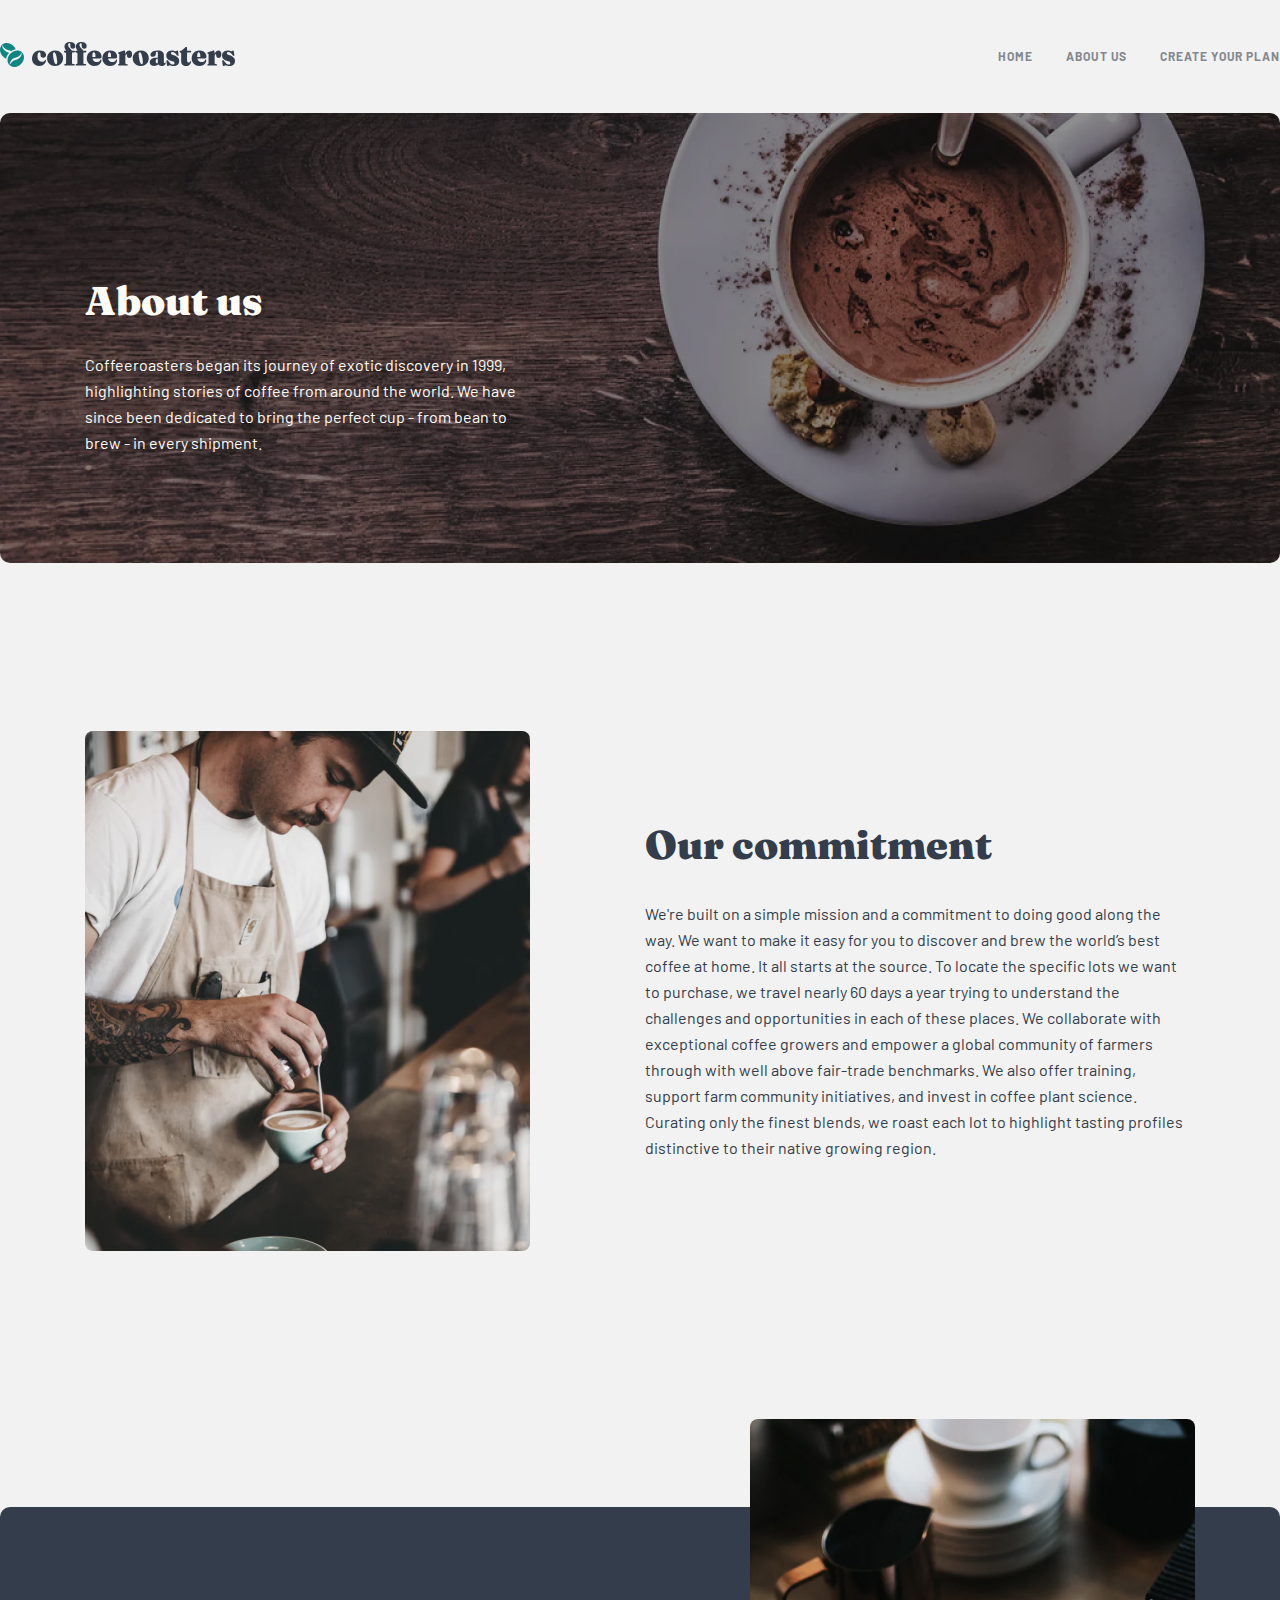
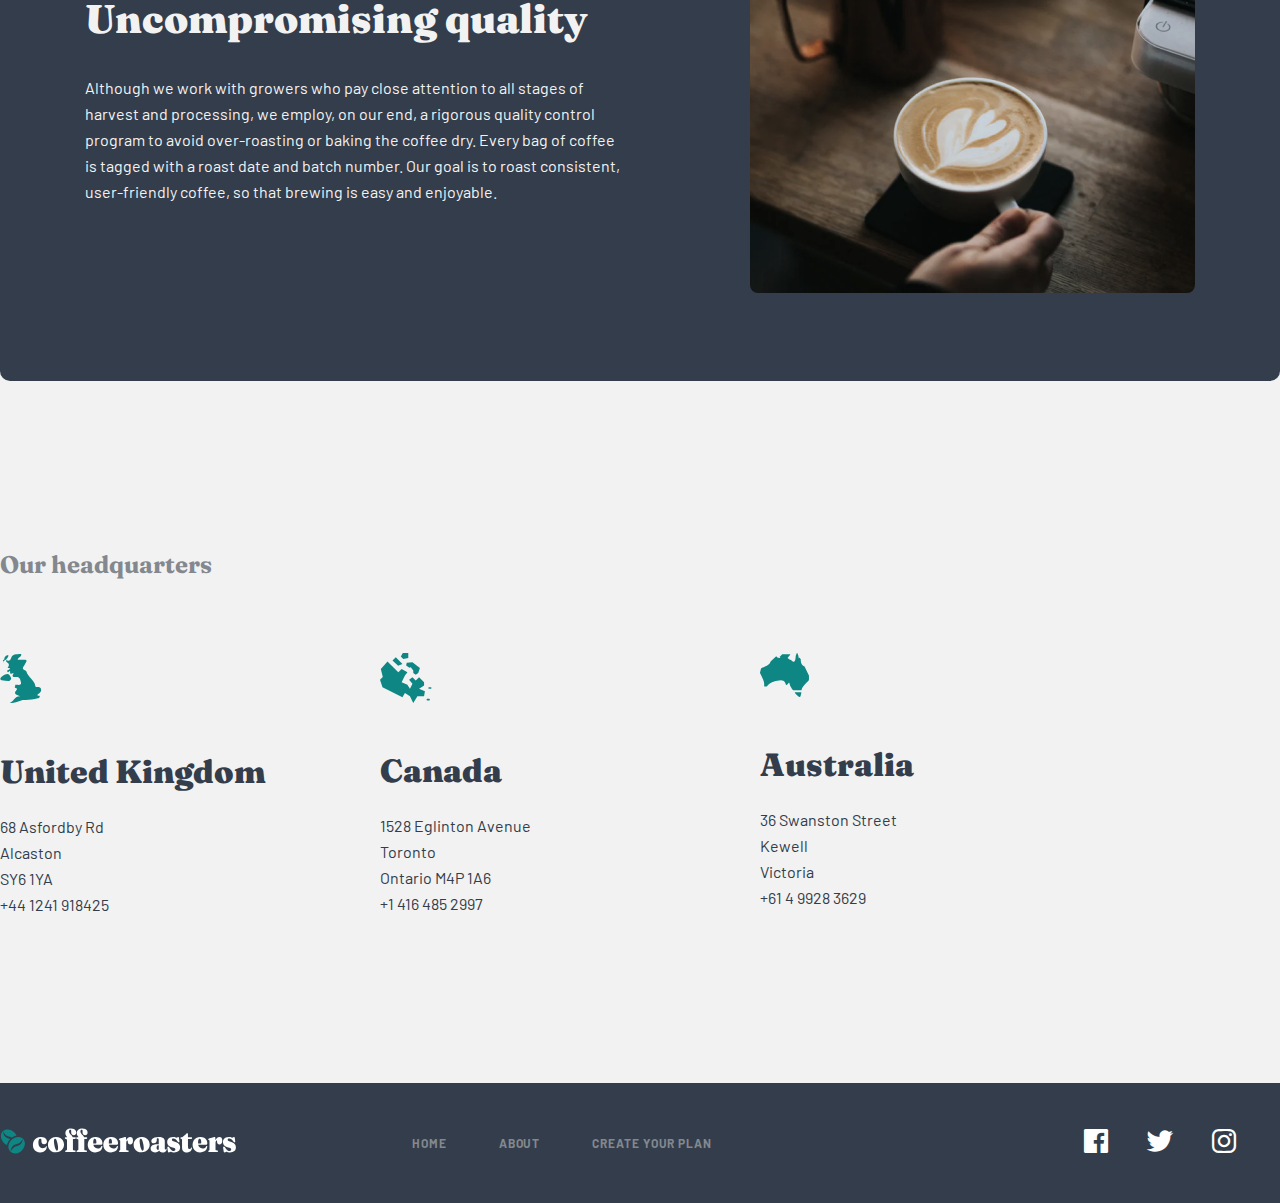
<file: about.html>
<!DOCTYPE html>
<html lang="en">
<head>
    <meta charset="UTF-8">
    <meta http-equiv="X-UA-Compatible" content="IE=edge">
    <meta name="viewport" content="width=device-width, initial-scale=1.0">
    <!--  Google fonts links-->
    <link rel="preconnect" href="https://fonts.googleapis.com">
    <link rel="preconnect" href="https://fonts.gstatic.com" crossorigin>
    <link href="https://fonts.googleapis.com/css2?family=Barlow:wght@400;500;700&family=Fraunces:opsz,wght@9..144,900&display=swap" rel="stylesheet">
    <link rel="icon" href="./images/icon/title-icon.svg" type="image/icon type">
    <!-- Boxicons link -->
    <link href='https://unpkg.com/boxicons@2.1.4/css/boxicons.min.css' rel='stylesheet'>
    <!-- Stylesheet -->
    <link rel="stylesheet" href="./css/about.css">
    <title>Coffeeroasters - About us</title>
</head>
<body>
  <header class="header">
    <div class="container">
        <nav class="nav">
            <a href="./index.html" class="nav__logo">
                <img src="./images/icon/logo.svg" alt="site-logo">
            </a>
            <ul class="nav__ul">
                <li class="nav__ul--list"><a href="./index.html" class="nav__ul--list-link">HOME</a></li>
                <li class="nav__ul--list"><a href="./about.html" class="nav__ul--list-link">ABOUT US</a></li>
                <li class="nav__ul--list"><a href="./subscribe.html" class="nav__ul--list-link">Create your plan</a></li>
            </ul>
        </nav>
    </div>
  </header>
  <!-- Main start -->
  <main>
    <!-- Intro section start -->
        <section>
           <div class="container">
            <div class="intro">
               <div class="intro__context">
                <h1>About us</h1>
                <p>
                    Coffeeroasters began its journey of exotic discovery in 1999, highlighting stories of coffee from around the world. We have since been dedicated to bring the perfect cup - from bean to brew - in every shipment.
                </p>
               </div>
            </div>
           </div>
        </section>
    <!-- Intro section end -->   
    <!-- Hero section start -->
        <section>
            <div class="container">
                <div class="hero">
                    <div class="context">
                        <h2>Our commitment</h2>
                        <p>We're built on a simple mission and a commitment to doing good along the way. We want to make it easy for you to discover and brew the world’s best coffee at home. It all starts at the source. To locate the specific lots we want to purchase, we travel nearly 60 days a year trying to understand the challenges and opportunities in each of these places. We collaborate with exceptional coffee growers and empower a global community of farmers through with well above fair-trade benchmarks. We also offer training, support farm community initiatives, and invest in coffee plant science. Curating only the finest blends, we roast each lot to highlight tasting profiles distinctive to their native growing region.</p>
                    </div>
                </div>
            </div>
        </section>
    <!-- Hero section end -->
    <!-- Uncompromising quality section start -->
    <section>
        <div class="container">
            <div class="recommended">
                <div class="recommended__context">
                    <h2>Uncompromising quality</h2>
                    <p>Although we work with growers who pay close attention to all stages of harvest and processing, we employ, on our end, a rigorous quality control program to avoid over-roasting or baking the coffee dry. Every bag of coffee is tagged with a roast date and batch number. Our goal is to roast consistent, user-friendly coffee, so that brewing is easy and enjoyable.</p>
                </div>
                <div class="recommended__img">
                    <img src="./images/photos/Bitmap-recommended.png" alt="uncompromising-quality-image">
                </div>
            </div>
        </div>
    </section>
    <!-- Uncompromising quality section end -->
    <!-- Headquarters section start -->
    <section>
        <div class="container">
            <div class="headquarters">
                <!-- title -->
                <div class="headquarters__title">
                    <h2>Our headquarters</h2>
                </div>
                <!-- cards (wrapper) -->
                <div class="headquarters__card-wrappers">
                    <!-- card 1 -->
                    <div class="headquarters__card-wrappers--card">
                        <img src="./images/icon/UK.svg" alt="">
                        <h3>United Kingdom</h3>
                        <p>68  Asfordby Rd</p>
                        <p>Alcaston</p>
                        <p>SY6 1YA</p>
                        <p>+44 1241 918425</p>                     
                    </div>

                     <!-- card 2 -->
                     <div class="headquarters__card-wrappers--card">
                        <img src="./images/icon/Canada.svg" alt="">
                        <h3>Canada</h3>
                        <p>1528  Eglinton Avenue</p>
                        <p>Toronto</p>
                        <p>Ontario M4P 1A6</p>
                        <p>+1 416 485 2997</p>                      
                    </div>

                     <!-- card 3 -->
                     <div class="headquarters__card-wrappers--card">
                        <img src="./images/icon/Australia.svg" alt="">
                        <h3>Australia</h3>
                        <p>36 Swanston Street</p>
                        <p>Kewell</p>
                        <p>Victoria</p>
                        <p>+61 4 9928 3629</p>                    
                    </div>
                </div>
            </div>
        </div>
    </section>
  </main>
  <!-- Main end -->
  <!-- Footer start -->
  <footer>
        <div class="container">
            <div class="footer">
                <a href="./index.html" class="footer-logo">
                    <img src="./images/icon/footer-logo.svg" alt="footer-logo">
                </a>
                
                <ul class="footer__nav">
                    <li class="footer__nav--list"> <a href="./index.html">HOME</a></li>
                    <li class="footer__nav--list"> <a href="./about.html">ABOUT</a></li>
                    <li class="footer__nav--list"> <a href="./subscribe.html">CREATE YOUR PLAN</a></li>
                </ul>
                
                <div class="social-links">
                    <a href="https://www.facebook.com/" target="_blank">
                        <i class='bx bxl-facebook-square'></i>
                    </a>
                    <a href="https://twitter.com/" target="_blank">
                        <i class='bx bxl-twitter'></i>
                    </a>
                    <a href="https://www.instagram.com/" target="_blank">
                        <i class='bx bxl-instagram'></i>
                    </a>
                </div>
            </div>
        </div>  
  </footer>   
</body>
</html>
</file>
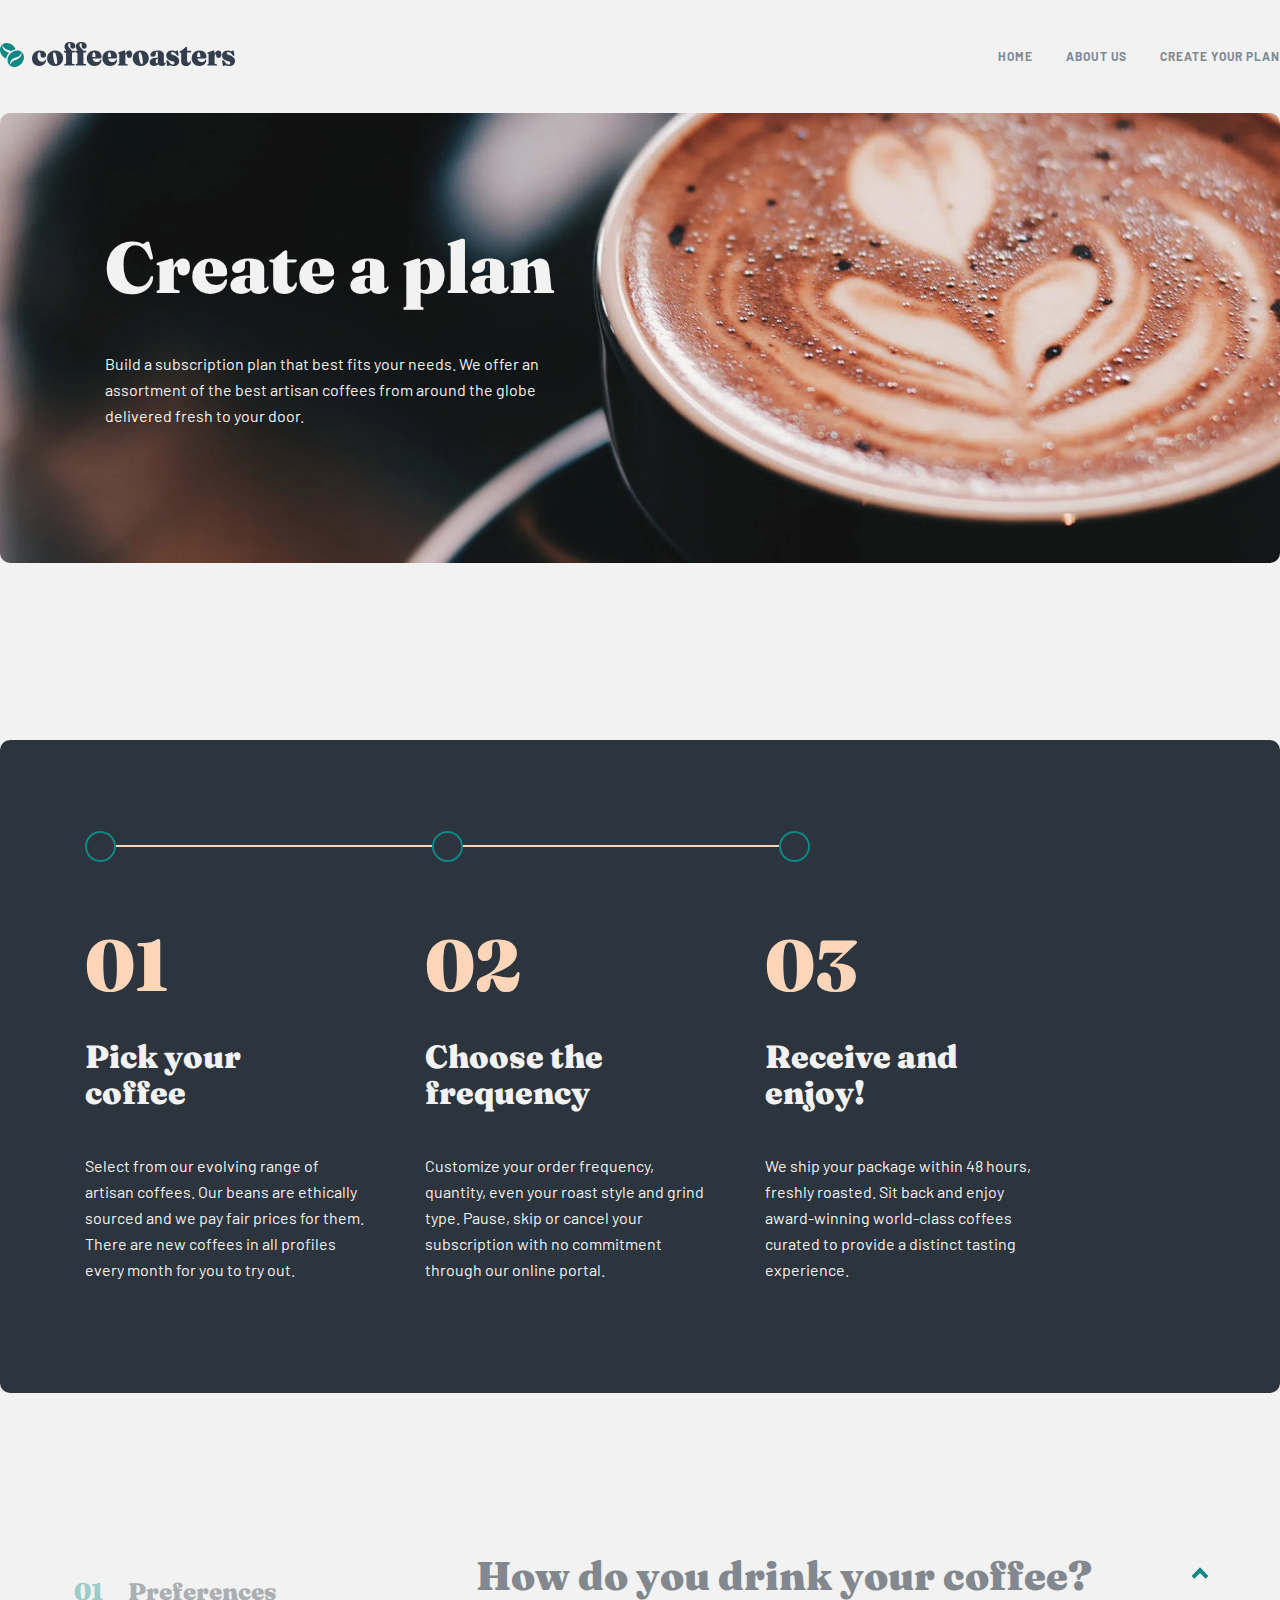
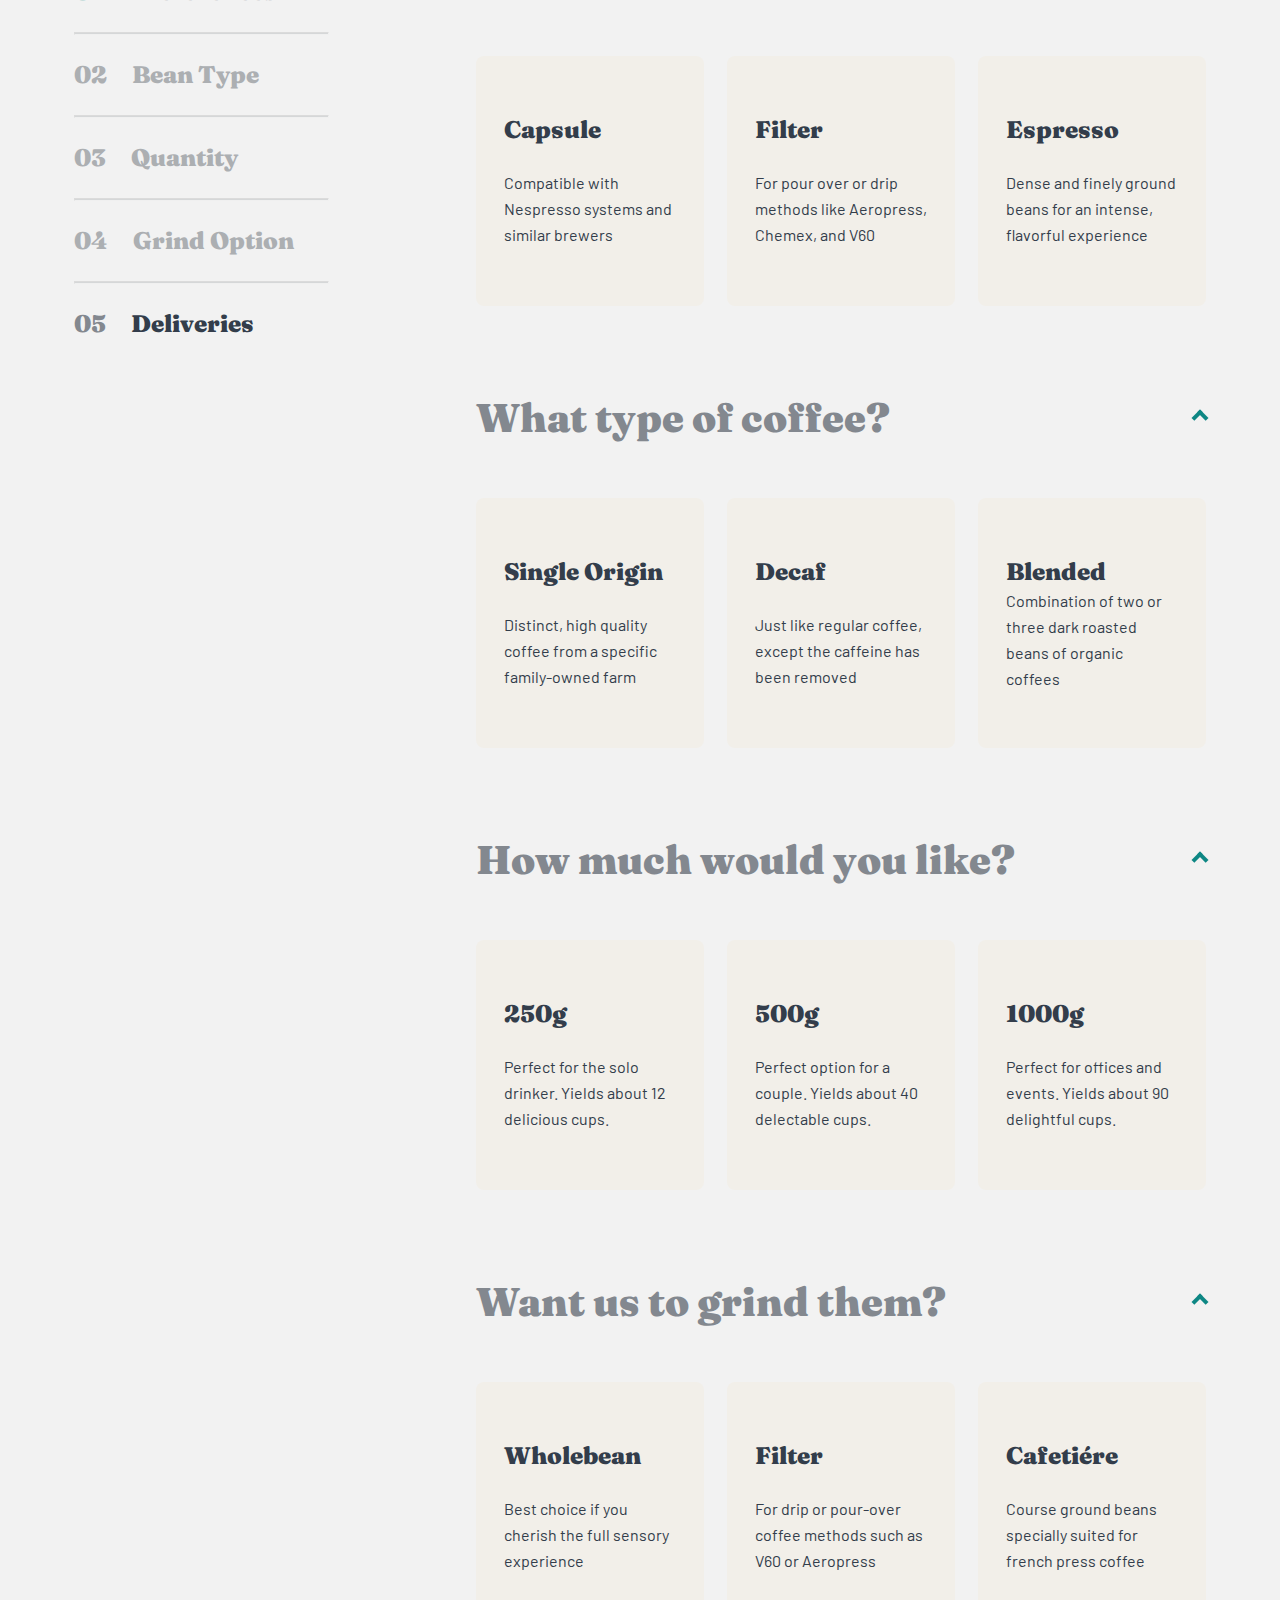
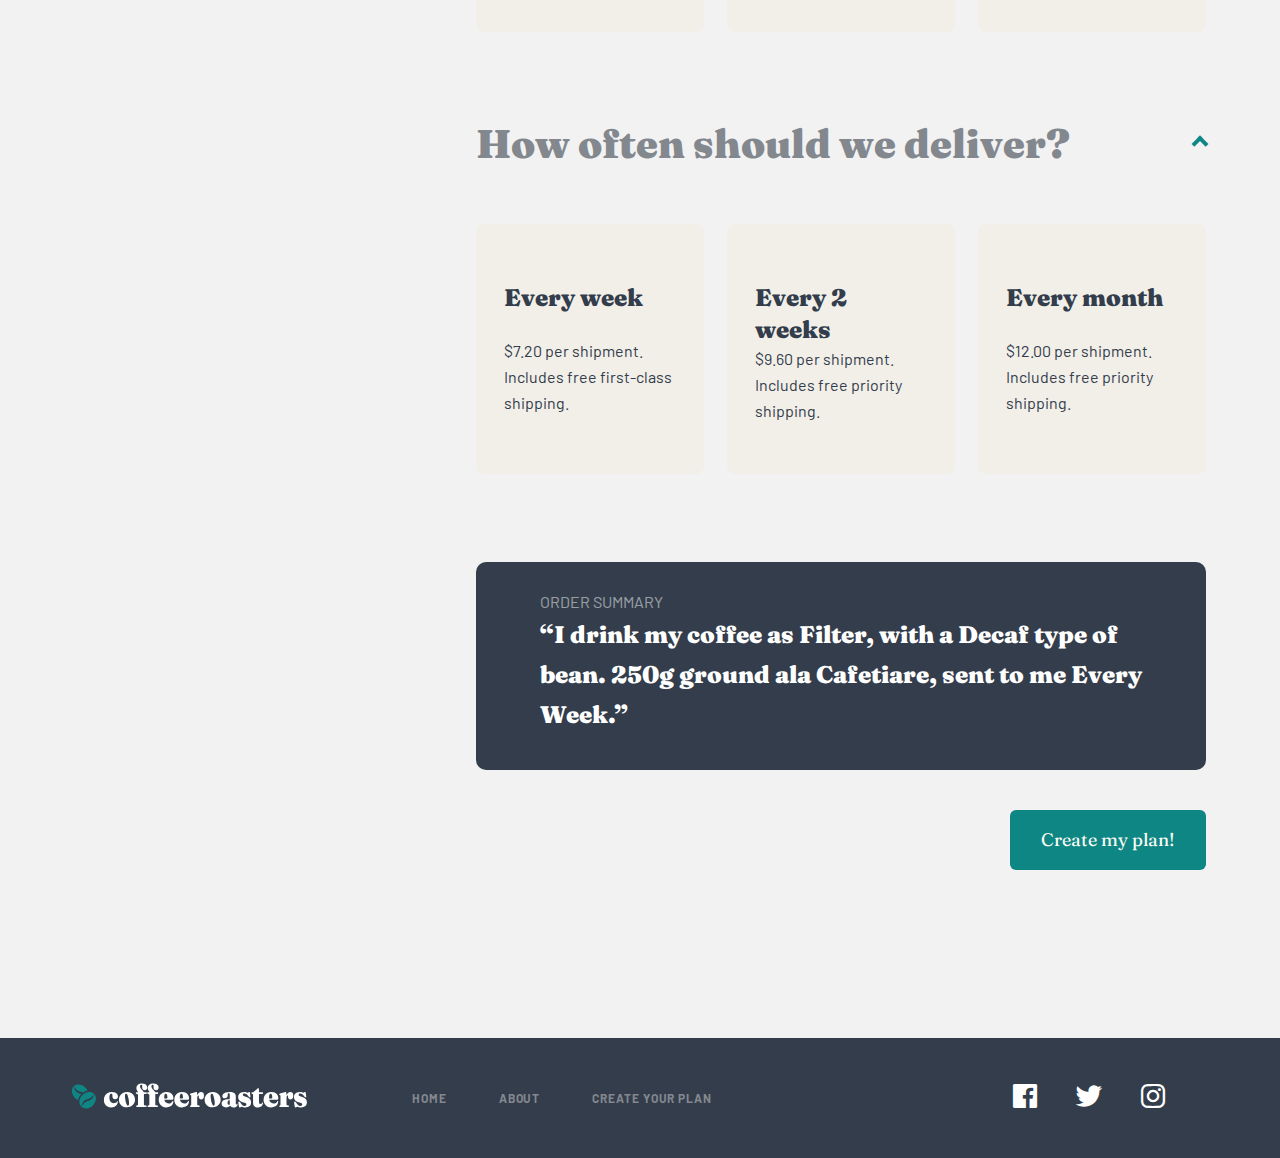
<file: subscribe.html>
<!DOCTYPE html>
<html lang="en">

<head>
    <meta charset="UTF-8">
    <meta http-equiv="X-UA-Compatible" content="IE=edge">
    <meta name="viewport" content="width=device-width, initial-scale=1.0">
    <!--  Google fonts links-->
    <link rel="preconnect" href="https://fonts.googleapis.com">
    <link rel="preconnect" href="https://fonts.gstatic.com" crossorigin>
    <link
        href="https://fonts.googleapis.com/css2?family=Barlow:wght@400;500;700&family=Fraunces:opsz,wght@9..144,900&display=swap"
        rel="stylesheet">
    <link rel="icon" href="./images/icon/title-icon.svg" type="image/icon type">
    <!-- Boxicons link -->
    <link href='https://unpkg.com/boxicons@2.1.4/css/boxicons.min.css' rel='stylesheet'>
    <!-- Stylesheet -->
    <link rel="stylesheet" href="./css/subscribe.css">
    <title>Coffeeroasters - Create your plan</title>
</head>

<body>
    <header class="header">
        <div class="container">
            <nav class="nav">
                <a href="./index.html" class="nav__logo">
                    <img src="./images/icon/logo.svg" alt="site-logo">
                </a>
                <ul class="nav__ul">
                    <li class="nav__ul--list"><a href="./index.html" class="nav__ul--list-link">HOME</a></li>
                    <li class="nav__ul--list"><a href="./about.html" class="nav__ul--list-link">ABOUT US</a></li>
                    <li class="nav__ul--list"><a href="#" class="nav__ul--list-link">Create your plan</a></li>
                </ul>
            </nav>
        </div>
    </header>
    <!-- Main start -->
    <main>
        <!-- Intro section start -->
        <section>
            <div class="container">
                <div class="intro">
                    <div class="intro__context">
                        <h1>
                            Create a plan
                        </h1>
                        <p>Build a subscription plan that best fits your needs. We offer an assortment of the best
                            artisan coffees from around the globe delivered fresh to your door.</p>
                    </div>
                </div>
            </div>
        </section>
        <!-- Intro section end -->
        <!-- Hero section start -->
        <section>
            <div class="container">
                <div class="hero">
                    <!-- ==================== circle connected by line ====================o---o---o======== -->
                    <div class="line-circle">
                        <div class="line-circle">
                            <div class="circle"></div>
                            <div class="line"></div>
                            <div class="circle"></div>
                            <div class="line"></div>
                            <div class="circle"></div>
                        </div>
                    </div>
                    <!-- ==================== circle connected by line ====================o---o---o======== -->

                    <div class="hero__context">
                        <!-- Card 1 -->
                        <div class="hero__context--cards">
                            <b>01</b>
                            <h3>Pick your coffee</h3>
                            <p>Select from our evolving range of artisan coffees. Our beans are ethically sourced and we
                                pay fair prices for them. There are new coffees in all profiles every month for you to
                                try out.</p>
                        </div>

                        <!-- Card 2 -->
                        <div class="hero__context--cards">
                            <b>02</b>
                            <h3>Choose the frequency </h3>
                            <p>Customize your order frequency, quantity, even your roast style and grind type. Pause,
                                skip or cancel your subscription with no commitment through our online portal.</p>
                        </div>

                        <!-- Card 3 -->
                        <div class="hero__context--cards">
                            <b>03</b>
                            <h3>Receive and enjoy!</h3>
                            <p>We ship your package within 48 hours, freshly roasted. Sit back and enjoy award-winning
                                world-class coffees curated to provide a distinct tasting experience.</p>
                        </div>
                    </div>
                </div>
            </div>
            </div>
        </section>
        <!-- Hero section end -->
        <!-- Zero section start -->
        <section>
            <div class="container">
                <div class="zero">
                    <!-- Left side -->
                    <aside>
                        <span>
                            <p>01</p> <a href="#">Preferences</a>
                        </span>
                        <hr>
                        <span>
                            <p>02</p> <a href="#">Bean Type</a>
                        </span>
                        <hr>
                        <span>
                            <p>03</p> <a href="#">Quantity</a>
                        </span>
                        <hr>
                        <span>
                            <p>04</p> <a href="#">Grind Option</a>
                        </span>
                        <hr>
                        <span>
                            <p>05</p> <a href="#">Deliveries</a>
                        </span>
                    </aside>
                    <!-- Right side -->
                    <div class="zero__right-side">
                        <!-- Choose context - 1 -->
                        <div class="choose">
                            <div class="choose__title">
                                <h3>How do you drink your coffee?</h3>
                                <p class="arrow-up"></p>
                            </div>
                            <!-- Wrappers of Cards -->
                            <div class="choose__context">
                                <!-- card-1 -->
                                <div class="choose__context--card">
                                    <div class="desc">
                                        <h4>Capsule</h4>
                                        <p>Compatible with Nespresso systems and similar brewers</p>
                                    </div>
                                </div>

                                <!-- card-2 -->
                                <div class="choose__context--card">
                                    <div class="desc">
                                        <h4>Filter</h4>
                                        <p>For pour over or drip methods like Aeropress, Chemex, and V60</p>
                                    </div>
                                </div>

                                <!-- card-3 -->
                                <div class="choose__context--card">
                                    <div class="desc">
                                        <h4>Espresso</h4>
                                        <p>Dense and finely ground beans for an intense, flavorful experience</p>
                                    </div>
                                </div>
                            </div>
                        </div>
                        <!-- Choose content 1 end -->
                        <!-- Choose context - 2 -->
                        <div class="choose">
                            <div class="choose__title">
                                <h3>What type of coffee?</h3>
                                <p class="arrow-up"></p>
                            </div>
                            <!-- Wrappers of Cards -->
                            <div class="choose__context">
                                <!-- card-1 -->
                                <div class="choose__context--card">
                                    <div class="desc">
                                        <h4>Single Origin</h4>
                                        <p>Distinct, high quality coffee from a specific family-owned farm</p>
                                    </div>
                                </div>

                                <!-- card-2 -->
                                <div class="choose__context--card">
                                    <div class="desc">
                                        <h4>Decaf</h4>
                                        <p>Just like regular coffee, except the caffeine has been removed</p>
                                    </div>
                                </div>

                                <!-- card-3 -->
                                <div class="choose__context--card">
                                    <div class="desc">
                                        <h4>Blended</h4>
                                        <p>Combination of two or three dark roasted beans of organic coffees</p>
                                    </div>
                                </div>
                            </div>
                        </div>
                        <!-- Choose context - 2 end -->
                        <!-- Choose context - 3 start -->
                        <div class="choose">
                            <div class="choose__title">
                                <h3>How much would you like?</h3>
                                <p class="arrow-up"></p>
                            </div>
                            <!-- Wrappers of Cards -->
                            <div class="choose__context">
                                <!-- card-1 -->
                                <div class="choose__context--card">
                                    <div class="desc">
                                        <h4>250g</h4>
                                        <p>Perfect for the solo drinker. Yields about 12 delicious cups.</p>
                                    </div>
                                </div>

                                <!-- card-2 -->
                                <div class="choose__context--card">
                                    <div class="desc">
                                        <h4>500g</h4>
                                        <p>Perfect option for a couple. Yields about 40 delectable cups.</p>
                                    </div>
                                </div>

                                <!-- card-3 -->
                                <div class="choose__context--card">
                                    <div class="desc">
                                        <h4>1000g</h4>
                                        <p>Perfect for offices and events. Yields about 90 delightful cups.</p>
                                    </div>
                                </div>
                            </div>
                        </div>
                        <!-- Choose content 3 end -->
                        <!-- Choose context - 4 start -->
                        <div class="choose">
                            <div class="choose__title">
                                <h3>Want us to grind them?</h3>
                                <p class="arrow-up"></p>
                            </div>
                            <!-- Wrappers of Cards -->
                            <div class="choose__context">
                                <!-- card-1 -->
                                <div class="choose__context--card">
                                    <div class="desc">
                                        <h4>Wholebean</h4>
                                        <p>Best choice if you cherish the full sensory experience</p>
                                    </div>
                                </div>

                                <!-- card-2 -->
                                <div class="choose__context--card">
                                    <div class="desc">
                                        <h4>Filter</h4>
                                        <p>For drip or pour-over coffee methods such as V60 or Aeropress</p>
                                    </div>
                                </div>

                                <!-- card-3 -->
                                <div class="choose__context--card">
                                    <div class="desc">
                                        <h4>Cafetiére</h4>
                                        <p>Course ground beans specially suited for french press coffee</p>
                                    </div>
                                </div>
                            </div>
                        </div>
                        <!-- Choose content 4 end -->
                        <!-- Choose context - 5 start -->
                        <div class="choose">
                            <div class="choose__title">
                                <h3>How often should we deliver?</h3>
                                <p class="arrow-up"></p>
                            </div>
                            <!-- Wrappers of Cards -->
                            <div class="choose__context">
                                <!-- card-1 -->
                                <div class="choose__context--card">
                                    <div class="desc">
                                        <h4>Every week</h4>
                                        <p>$7.20 per shipment. Includes free first-class shipping.</p>
                                    </div>
                                </div>

                                <!-- card-2 -->
                                <div class="choose__context--card">
                                    <div class="desc">
                                        <h4>Every 2 weeks</h4>
                                        <p>$9.60 per shipment. Includes free priority shipping.</p>
                                    </div>
                                </div>

                                <!-- card-3 -->
                                <div class="choose__context--card">
                                    <div class="desc">
                                        <h4>Every month</h4>
                                        <p>$12.00 per shipment. Includes free priority shipping.</p>
                                    </div>
                                </div>
                            </div>
                        </div>
                        <!-- Choose content 5 end -->

                        <!-- Div Block ichidagi matnlar -->
                        <div class="order-summary">
                            <div class="desc">
                                <div class="title">
                                    <p>ORDER SUMMARY</p>
                                </div>
                                <div class="text">
                                    “I drink my coffee as Filter, with a Decaf type of bean. 250g ground ala Cafetiare,
                                    sent to me Every Week.”
                                </div>
                            </div>
                        </div>
                        <!-- Div Block ichidagi matnlar tugadi -->
                        <!-- Order button -->
                        <div class="order-button">
                            <a href="#">Create my plan!</a>
                        </div>
                    </div>
                </div>
            </div>
        </section>
    </main>
    <!-- Footer start -->
    <footer>
        <div class="container">
            <div class="footer">
                <a href="./index.html" class="footer-logo">
                    <img src="./images/icon/footer-logo.svg" alt="footer-logo">
                </a>

                <ul class="footer__nav">
                    <li class="footer__nav--list"> <a href="./index.html">HOME</a></li>
                    <li class="footer__nav--list"> <a href="./about.html">ABOUT</a></li>
                    <li class="footer__nav--list"> <a href="#">CREATE YOUR PLAN</a></li>
                </ul>

                <div class="social-links">
                    <a href="https://www.facebook.com/" target="_blank">
                        <i class='bx bxl-facebook-square'></i>
                    </a>
                    <a href="https://twitter.com/" target="_blank">
                        <i class='bx bxl-twitter'></i>
                    </a>
                    <a href="https://www.instagram.com/" target="_blank">
                        <i class='bx bxl-instagram'></i>
                    </a>
                </div>
            </div>
        </div>
    </footer>
</body>

</html>
</file>
<file: css/about.css>
/*! normalize.css v8.0.1 | MIT License | github.com/necolas/normalize.css */
/* Document
   ========================================================================== */
/**
 * 1. Correct the line height in all browsers.
 * 2. Prevent adjustments of font size after orientation changes in iOS.
 */
html {
  line-height: 1.15; /* 1 */
  -webkit-text-size-adjust: 100%; /* 2 */
}

/* Sections
   ========================================================================== */
/**
 * Remove the margin in all browsers.
 */
body {
  margin: 0;
}

/**
 * Render the `main` element consistently in IE.
 */
main {
  display: block;
}

/**
 * Correct the font size and margin on `h1` elements within `section` and
 * `article` contexts in Chrome, Firefox, and Safari.
 */
h1 {
  font-size: 2em;
  margin: 0.67em 0;
}

/* Grouping content
   ========================================================================== */
/**
 * 1. Add the correct box sizing in Firefox.
 * 2. Show the overflow in Edge and IE.
 */
hr {
  box-sizing: content-box; /* 1 */
  height: 0; /* 1 */
  overflow: visible; /* 2 */
}

/**
 * 1. Correct the inheritance and scaling of font size in all browsers.
 * 2. Correct the odd `em` font sizing in all browsers.
 */
pre {
  font-family: monospace, monospace; /* 1 */
  font-size: 1em; /* 2 */
}

/* Text-level semantics
   ========================================================================== */
/**
 * Remove the gray background on active links in IE 10.
 */
a {
  background-color: transparent;
}

/**
 * 1. Remove the bottom border in Chrome 57-
 * 2. Add the correct text decoration in Chrome, Edge, IE, Opera, and Safari.
 */
abbr[title] {
  border-bottom: none; /* 1 */
  text-decoration: underline; /* 2 */
  text-decoration: underline dotted; /* 2 */
}

/**
 * Add the correct font weight in Chrome, Edge, and Safari.
 */
b,
strong {
  font-weight: bolder;
}

/**
 * 1. Correct the inheritance and scaling of font size in all browsers.
 * 2. Correct the odd `em` font sizing in all browsers.
 */
code,
kbd,
samp {
  font-family: monospace, monospace; /* 1 */
  font-size: 1em; /* 2 */
}

/**
 * Add the correct font size in all browsers.
 */
small {
  font-size: 80%;
}

/**
 * Prevent `sub` and `sup` elements from affecting the line height in
 * all browsers.
 */
sub,
sup {
  font-size: 75%;
  line-height: 0;
  position: relative;
  vertical-align: baseline;
}

sub {
  bottom: -0.25em;
}

sup {
  top: -0.5em;
}

/* Embedded content
   ========================================================================== */
/**
 * Remove the border on images inside links in IE 10.
 */
img {
  border-style: none;
}

/* Forms
   ========================================================================== */
/**
 * 1. Change the font styles in all browsers.
 * 2. Remove the margin in Firefox and Safari.
 */
button,
input,
optgroup,
select,
textarea {
  font-family: inherit; /* 1 */
  font-size: 100%; /* 1 */
  line-height: 1.15; /* 1 */
  margin: 0; /* 2 */
}

/**
 * Show the overflow in IE.
 * 1. Show the overflow in Edge.
 */
button,
input { /* 1 */
  overflow: visible;
}

/**
 * Remove the inheritance of text transform in Edge, Firefox, and IE.
 * 1. Remove the inheritance of text transform in Firefox.
 */
button,
select { /* 1 */
  text-transform: none;
}

/**
 * Correct the inability to style clickable types in iOS and Safari.
 */
button,
[type=button],
[type=reset],
[type=submit] {
  -webkit-appearance: button;
}

/**
 * Remove the inner border and padding in Firefox.
 */
button::-moz-focus-inner,
[type=button]::-moz-focus-inner,
[type=reset]::-moz-focus-inner,
[type=submit]::-moz-focus-inner {
  border-style: none;
  padding: 0;
}

/**
 * Restore the focus styles unset by the previous rule.
 */
button:-moz-focusring,
[type=button]:-moz-focusring,
[type=reset]:-moz-focusring,
[type=submit]:-moz-focusring {
  outline: 1px dotted ButtonText;
}

/**
 * Correct the padding in Firefox.
 */
fieldset {
  padding: 0.35em 0.75em 0.625em;
}

/**
 * 1. Correct the text wrapping in Edge and IE.
 * 2. Correct the color inheritance from `fieldset` elements in IE.
 * 3. Remove the padding so developers are not caught out when they zero out
 *    `fieldset` elements in all browsers.
 */
legend {
  box-sizing: border-box; /* 1 */
  color: inherit; /* 2 */
  display: table; /* 1 */
  max-width: 100%; /* 1 */
  padding: 0; /* 3 */
  white-space: normal; /* 1 */
}

/**
 * Add the correct vertical alignment in Chrome, Firefox, and Opera.
 */
progress {
  vertical-align: baseline;
}

/**
 * Remove the default vertical scrollbar in IE 10+.
 */
textarea {
  overflow: auto;
}

/**
 * 1. Add the correct box sizing in IE 10.
 * 2. Remove the padding in IE 10.
 */
[type=checkbox],
[type=radio] {
  box-sizing: border-box; /* 1 */
  padding: 0; /* 2 */
}

/**
 * Correct the cursor style of increment and decrement buttons in Chrome.
 */
[type=number]::-webkit-inner-spin-button,
[type=number]::-webkit-outer-spin-button {
  height: auto;
}

/**
 * 1. Correct the odd appearance in Chrome and Safari.
 * 2. Correct the outline style in Safari.
 */
[type=search] {
  -webkit-appearance: textfield; /* 1 */
  outline-offset: -2px; /* 2 */
}

/**
 * Remove the inner padding in Chrome and Safari on macOS.
 */
[type=search]::-webkit-search-decoration {
  -webkit-appearance: none;
}

/**
 * 1. Correct the inability to style clickable types in iOS and Safari.
 * 2. Change font properties to `inherit` in Safari.
 */
::-webkit-file-upload-button {
  -webkit-appearance: button; /* 1 */
  font: inherit; /* 2 */
}

/* Interactive
   ========================================================================== */
/*
 * Add the correct display in Edge, IE 10+, and Firefox.
 */
details {
  display: block;
}

/*
 * Add the correct display in all browsers.
 */
summary {
  display: list-item;
}

/* Misc
   ========================================================================== */
/**
 * Add the correct display in IE 10+.
 */
template {
  display: none;
}

/**
 * Add the correct display in IE 10.
 */
[hidden] {
  display: none;
}

*, *::after, *::before {
  padding: 0;
  margin: 0;
  box-sizing: border-box;
  scroll-behavior: smooth;
  text-decoration: none;
}

body {
  background-color: #F2F2F2;
}

.container {
  width: 1280px;
  margin: 0 auto;
}

.nav {
  max-width: 100%;
  height: 113px;
  display: flex;
  justify-content: space-between;
  align-items: center;
}
.nav__logo {
  cursor: pointer;
}
.nav__ul {
  width: 22%;
  display: flex;
  justify-content: space-between;
}
.nav__ul--list {
  list-style-type: none;
}
.nav__ul--list-link {
  text-decoration: none;
  text-transform: uppercase;
  color: #83888F;
  font-family: "Barlow", sans-serif;
  font-size: 12px;
  font-weight: 700;
  letter-spacing: 0.92px;
}
.nav__ul--list-link:active {
  color: #333D4B;
}

.intro {
  width: 1280px;
  height: 450px;
  background-image: url(../../images/photos/about-intro.png);
  background-repeat: no-repeat;
  background-size: cover;
  border-radius: 10px;
  position: relative;
}
.intro__context {
  position: absolute;
  width: 445px;
  height: 176px;
  text-align: left;
  margin-top: 137px;
  margin-left: 85px;
}
.intro__context h1 {
  color: #FEFCF7;
  font-weight: 900;
  font-size: 40px;
  font-family: "Fraunces", serif;
  line-height: 48px;
}
.intro__context p {
  font-family: "Barlow", sans-serif;
  color: #FEFCF7;
  font-size: 16px;
  font-weight: 400;
  line-height: 26px;
}

.hero {
  width: 1110px;
  height: 520px;
  margin-top: 168px;
  display: flex;
  justify-content: space-between;
  align-items: center;
  margin: 168px auto;
  position: relative;
}
.hero .context {
  width: 540px;
  height: 260px;
  margin-left: 560px;
  display: flex;
  align-items: start;
  flex-direction: column;
  justify-content: center;
}
.hero .context h2 {
  font-family: "Fraunces", serif;
  font-size: 40px;
  line-height: 48px;
  color: #333D4B;
  font-weight: 900;
}
.hero .context p {
  margin-top: 32px;
  color: #333D4B;
  font-family: "Barlow", sans-serif;
  font-weight: 400;
  line-height: 26px;
}
.hero .context::before {
  content: "";
  width: 445px;
  height: 520px;
  background-image: url(../../images/photos/Bitmap.png);
  position: absolute;
  top: 0px;
  left: 0px;
  border-radius: 8px;
}

.recommended {
  width: 1280px;
  height: 474px;
  background-color: #333D4B;
  display: flex;
  margin-bottom: 100px;
  margin-top: 256px;
  border-radius: 10px;
  position: relative;
}
.recommended__img img {
  position: absolute;
  width: 445px;
  height: 474px;
  right: 85px;
  bottom: 88px;
  border-radius: 8px;
}
.recommended__context {
  display: block;
  width: 540px;
  height: 210px;
  margin: 88px 0 0 85px;
}
.recommended__context h2 {
  font-family: "Fraunces", serif;
  font-weight: 900;
  font-size: 40px;
  color: #F2F2F2;
  line-height: 48px;
}
.recommended__context p {
  margin-top: 32px;
  color: #F2F2F2;
  font-size: 16px;
  font-family: "Barlow", sans-serif;
  font-weight: 400;
  line-height: 26px;
}

.headquarters {
  width: 1045px;
  height: 366px;
  margin: 168px 0;
}
.headquarters__title h2 {
  color: #83888F;
  font-size: 40px;
  font-family: "Fraunces", serif;
  font-size: 24px;
  line-height: 32px;
}
.headquarters__card-wrappers {
  width: 1045px;
  height: 262px;
  display: flex;
  justify-content: space-between;
  align-items: center;
  margin-top: 72px;
}
.headquarters__card-wrappers--card {
  width: 285px;
  height: 262px;
  text-align: start;
}
.headquarters__card-wrappers--card h3 {
  color: #333D4B;
  font-size: 32px;
  line-height: 36px;
  font-family: "Fraunces", serif;
  font-weight: 900;
  margin-top: 45.93px;
  margin-bottom: 24px;
}
.headquarters__card-wrappers--card p {
  color: #333D4B;
  font-family: "Barlow", sans-serif;
  font-weight: 400;
  font-size: 16px;
  line-height: 26px;
}

footer {
  background-color: #333D4B;
  height: 120px;
  display: flex;
  align-items: center;
}

.footer {
  display: flex;
  justify-content: space-between;
  align-items: center;
}
.footer__logo {
  width: 210px;
}

.footer__nav {
  width: 300px;
  display: flex;
  justify-content: space-between;
  align-items: center;
  margin-left: 105px;
}
.footer__nav--list {
  list-style-type: none;
  text-transform: uppercase;
}
.footer__nav--list a {
  text-decoration: none;
  color: #83888F;
  font-family: "Barlow", sans-serif;
  font-size: 12px;
  letter-spacing: 0.92px;
  font-weight: 700;
}
.footer__nav--list a:hover {
  color: #FEFCF7;
}

.social-links {
  display: flex;
  justify-content: space-between;
  align-items: center;
  margin-left: 305px;
}
.social-links i {
  transform: scale(2);
  margin-right: 48px;
  color: #fff;
  cursor: pointer;
}
.social-links i:hover {
  color: #FDD6BA;
  transition: all 0.4s;
  transform: scale(3);
}/*# sourceMappingURL=about.css.map */
</file>
<file: css/subscribe.css>
/*! normalize.css v8.0.1 | MIT License | github.com/necolas/normalize.css */
/* Document
   ========================================================================== */
/**
 * 1. Correct the line height in all browsers.
 * 2. Prevent adjustments of font size after orientation changes in iOS.
 */
html {
  line-height: 1.15; /* 1 */
  -webkit-text-size-adjust: 100%; /* 2 */
}

/* Sections
   ========================================================================== */
/**
 * Remove the margin in all browsers.
 */
body {
  margin: 0;
}

/**
 * Render the `main` element consistently in IE.
 */
main {
  display: block;
}

/**
 * Correct the font size and margin on `h1` elements within `section` and
 * `article` contexts in Chrome, Firefox, and Safari.
 */
h1 {
  font-size: 2em;
  margin: 0.67em 0;
}

/* Grouping content
   ========================================================================== */
/**
 * 1. Add the correct box sizing in Firefox.
 * 2. Show the overflow in Edge and IE.
 */
hr {
  box-sizing: content-box; /* 1 */
  height: 0; /* 1 */
  overflow: visible; /* 2 */
}

/**
 * 1. Correct the inheritance and scaling of font size in all browsers.
 * 2. Correct the odd `em` font sizing in all browsers.
 */
pre {
  font-family: monospace, monospace; /* 1 */
  font-size: 1em; /* 2 */
}

/* Text-level semantics
   ========================================================================== */
/**
 * Remove the gray background on active links in IE 10.
 */
a {
  background-color: transparent;
}

/**
 * 1. Remove the bottom border in Chrome 57-
 * 2. Add the correct text decoration in Chrome, Edge, IE, Opera, and Safari.
 */
abbr[title] {
  border-bottom: none; /* 1 */
  text-decoration: underline; /* 2 */
  text-decoration: underline dotted; /* 2 */
}

/**
 * Add the correct font weight in Chrome, Edge, and Safari.
 */
b,
strong {
  font-weight: bolder;
}

/**
 * 1. Correct the inheritance and scaling of font size in all browsers.
 * 2. Correct the odd `em` font sizing in all browsers.
 */
code,
kbd,
samp {
  font-family: monospace, monospace; /* 1 */
  font-size: 1em; /* 2 */
}

/**
 * Add the correct font size in all browsers.
 */
small {
  font-size: 80%;
}

/**
 * Prevent `sub` and `sup` elements from affecting the line height in
 * all browsers.
 */
sub,
sup {
  font-size: 75%;
  line-height: 0;
  position: relative;
  vertical-align: baseline;
}

sub {
  bottom: -0.25em;
}

sup {
  top: -0.5em;
}

/* Embedded content
   ========================================================================== */
/**
 * Remove the border on images inside links in IE 10.
 */
img {
  border-style: none;
}

/* Forms
   ========================================================================== */
/**
 * 1. Change the font styles in all browsers.
 * 2. Remove the margin in Firefox and Safari.
 */
button,
input,
optgroup,
select,
textarea {
  font-family: inherit; /* 1 */
  font-size: 100%; /* 1 */
  line-height: 1.15; /* 1 */
  margin: 0; /* 2 */
}

/**
 * Show the overflow in IE.
 * 1. Show the overflow in Edge.
 */
button,
input { /* 1 */
  overflow: visible;
}

/**
 * Remove the inheritance of text transform in Edge, Firefox, and IE.
 * 1. Remove the inheritance of text transform in Firefox.
 */
button,
select { /* 1 */
  text-transform: none;
}

/**
 * Correct the inability to style clickable types in iOS and Safari.
 */
button,
[type=button],
[type=reset],
[type=submit] {
  -webkit-appearance: button;
}

/**
 * Remove the inner border and padding in Firefox.
 */
button::-moz-focus-inner,
[type=button]::-moz-focus-inner,
[type=reset]::-moz-focus-inner,
[type=submit]::-moz-focus-inner {
  border-style: none;
  padding: 0;
}

/**
 * Restore the focus styles unset by the previous rule.
 */
button:-moz-focusring,
[type=button]:-moz-focusring,
[type=reset]:-moz-focusring,
[type=submit]:-moz-focusring {
  outline: 1px dotted ButtonText;
}

/**
 * Correct the padding in Firefox.
 */
fieldset {
  padding: 0.35em 0.75em 0.625em;
}

/**
 * 1. Correct the text wrapping in Edge and IE.
 * 2. Correct the color inheritance from `fieldset` elements in IE.
 * 3. Remove the padding so developers are not caught out when they zero out
 *    `fieldset` elements in all browsers.
 */
legend {
  box-sizing: border-box; /* 1 */
  color: inherit; /* 2 */
  display: table; /* 1 */
  max-width: 100%; /* 1 */
  padding: 0; /* 3 */
  white-space: normal; /* 1 */
}

/**
 * Add the correct vertical alignment in Chrome, Firefox, and Opera.
 */
progress {
  vertical-align: baseline;
}

/**
 * Remove the default vertical scrollbar in IE 10+.
 */
textarea {
  overflow: auto;
}

/**
 * 1. Add the correct box sizing in IE 10.
 * 2. Remove the padding in IE 10.
 */
[type=checkbox],
[type=radio] {
  box-sizing: border-box; /* 1 */
  padding: 0; /* 2 */
}

/**
 * Correct the cursor style of increment and decrement buttons in Chrome.
 */
[type=number]::-webkit-inner-spin-button,
[type=number]::-webkit-outer-spin-button {
  height: auto;
}

/**
 * 1. Correct the odd appearance in Chrome and Safari.
 * 2. Correct the outline style in Safari.
 */
[type=search] {
  -webkit-appearance: textfield; /* 1 */
  outline-offset: -2px; /* 2 */
}

/**
 * Remove the inner padding in Chrome and Safari on macOS.
 */
[type=search]::-webkit-search-decoration {
  -webkit-appearance: none;
}

/**
 * 1. Correct the inability to style clickable types in iOS and Safari.
 * 2. Change font properties to `inherit` in Safari.
 */
::-webkit-file-upload-button {
  -webkit-appearance: button; /* 1 */
  font: inherit; /* 2 */
}

/* Interactive
   ========================================================================== */
/*
 * Add the correct display in Edge, IE 10+, and Firefox.
 */
details {
  display: block;
}

/*
 * Add the correct display in all browsers.
 */
summary {
  display: list-item;
}

/* Misc
   ========================================================================== */
/**
 * Add the correct display in IE 10+.
 */
template {
  display: none;
}

/**
 * Add the correct display in IE 10.
 */
[hidden] {
  display: none;
}

*, *::after, *::before {
  padding: 0;
  margin: 0;
  box-sizing: border-box;
  scroll-behavior: smooth;
  text-decoration: none;
}

body {
  background-color: #F2F2F2;
}

.container {
  max-width: 1280px;
  margin: 0 auto;
}

.nav {
  max-width: 100%;
  height: 113px;
  display: flex;
  justify-content: space-between;
  align-items: center;
}
.nav__logo {
  cursor: pointer;
}
.nav__ul {
  width: 22%;
  display: flex;
  justify-content: space-between;
}
.nav__ul--list {
  list-style-type: none;
}
.nav__ul--list-link {
  text-decoration: none;
  text-transform: uppercase;
  color: #83888F;
  font-family: "Barlow", sans-serif;
  font-size: 12px;
  font-weight: 700;
  letter-spacing: 0.92px;
}
.nav__ul--list-link:active {
  color: #333D4B;
}

.intro {
  max-width: 100%;
  height: 450px;
  background-image: url(../..//images/photos/subscribe-intro.png);
  background-repeat: no-repeat;
  background-size: cover;
  border-radius: 10px;
  position: relative;
  display: flex;
  justify-content: space-evenly;
  flex-direction: column;
}
.intro__context {
  position: absolute;
  width: 486px;
  height: 182px;
  top: 70px;
  left: 105px;
}
.intro__context h1 {
  font: normal 900 72px "Fraunces", serif;
  color: #F2F2F2;
  line-height: 72px;
}
.intro__context p {
  font-family: "Barlow", sans-serif;
  color: #F2F2F2;
  line-height: 26px;
  font-size: 16px;
  font-weight: 400;
}

.hero {
  max-width: 100%;
  height: 653px;
  margin-top: 177px;
  background: #2C343E;
  border-radius: 10px;
  padding: 91px 150px 107px 85px;
}
.hero .circle {
  width: 31px;
  height: 31px;
  border-radius: 50%;
  border: 2px solid #0E8784;
  background-color: transparent;
  float: left;
  margin-bottom: 67px;
}
.hero .line {
  margin-top: 14px;
  width: 316px;
  height: 2px;
  background-color: #FDD6BA;
  float: left;
}
.hero__context {
  width: 1045px;
  height: 453px;
  display: flex;
}
.hero__context--cards {
  width: 340px;
  height: 355px;
  text-align: start;
}
.hero__context--cards b {
  color: #FDD6BA;
  font-family: "Fraunces", serif;
  font-size: 72px;
  line-height: 72px;
  font-weight: 900;
}
.hero__context--cards h3 {
  color: #F2F2F2;
  font-family: "Fraunces", serif;
  font-size: 32px;
  line-height: 36px;
  font-weight: 900;
  margin-top: 38px;
  width: 255px;
}
.hero__context--cards p {
  color: #F2F2F2;
  font-size: 16px;
  font-weight: 400;
  font-family: "Barlow", sans-serif;
  line-height: 26px;
  margin-top: 42px;
  width: 285px;
}

.zero {
  max-width: 100%;
  height: auto;
  margin-top: 159px;
  display: flex;
  justify-content: space-around;
}
.zero aside {
  display: block;
  width: 255px;
  height: 356px;
}
.zero aside span {
  display: flex;
  justify-content: flex-start;
  align-items: center;
  width: 100%;
  margin: 24px 0;
}
.zero aside span a,
.zero aside span p {
  cursor: pointer;
  display: inline-block;
  font-family: "Fraunces", serif;
  color: #acafb2;
  font-size: 24px;
  line-height: 32px;
  font-weight: 900;
  margin-right: 25.5px;
}
.zero aside span a:active {
  color: #333D4B;
  opacity: 0.7;
}
.zero aside hr {
  max-width: 100%;
  height: 1px;
  background: #83888f;
  opacity: 0.25;
}
.zero span:nth-child(1) p {
  color: #9ecdc9;
}
.zero span:nth-child(9) p {
  color: #83888f;
}
.zero span:nth-child(9) a {
  color: #333d4b;
}
.zero__right-side {
  display: block;
  max-width: 730px;
  height: auto;
}
.zero__right-side .choose {
  width: 730px;
  height: 354px;
  display: flex;
  justify-content: space-between;
  flex-direction: column;
  margin-bottom: 88px;
}
.zero__right-side .choose__title {
  width: 100%;
  height: 48px;
  display: flex;
  justify-content: space-between;
  align-items: center;
}
.zero__right-side .choose__title h3 {
  font-family: "Fraunces", serif;
  color: #83888F;
  font-size: 40px;
  line-height: 32px;
  font-weight: 900;
}
.zero__right-side .choose__title .arrow-up {
  border: solid #0E8784;
  border-width: 0 4px 4px 0;
  display: inline-block;
  padding: 4px;
  transform: rotate(-135deg);
  cursor: pointer;
}
.zero__right-side .choose__context {
  width: 100%;
  height: 250px;
  display: flex;
  justify-content: space-between;
}
.zero__right-side .choose__context--card:hover {
  background-color: #FDD6BA;
  transition: all 0.2s;
}
.zero__right-side .choose__context--card:hover .desc h4,
.zero__right-side .choose__context--card:hover .desc p {
  color: #fff;
}
.zero__right-side .choose__context--card:active {
  background-color: #0E8784;
}
.zero__right-side .choose__context--card:active .desc h4,
.zero__right-side .choose__context--card:active .desc p {
  color: #333D4B;
}
.zero__right-side .choose__context--card {
  display: flex;
  justify-content: center;
  align-items: center;
  width: 228px;
  height: 250px;
  border-radius: 8px;
  background-color: #F2EFE9;
  cursor: pointer;
}
.zero__right-side .choose__context--card .desc {
  width: 172px;
  height: 134px;
  display: flex;
  justify-content: space-between;
  align-items: flex-start;
  flex-direction: column;
}
.zero__right-side .choose__context--card .desc h4 {
  font-family: "Fraunces", serif;
  color: #333D4B;
  font-weight: 900;
  font-size: 24px;
  line-height: 32px;
}
.zero__right-side .choose__context--card .desc p {
  font-family: "Barlow", sans-serif;
  color: #333D4B;
  font-weight: 400;
  font-size: 16px;
  line-height: 26px;
}
.zero__right-side .order-summary {
  width: 100%;
  height: 208px;
  background-color: #333D4B;
  border-radius: 10px;
  padding: 27px 64px;
}
.zero__right-side .order-summary .desc {
  width: 602px;
  height: 154px;
}
.zero__right-side .order-summary .desc .title p {
  color: #fff;
  opacity: 0.5;
  font-family: "Barlow", sans-serif;
  font-size: 16px;
  line-height: 26px;
}
.zero__right-side .order-summary .desc .text {
  color: #fff;
  font-weight: 900;
  font-size: 24px;
  line-height: 40px;
  font-family: "Fraunces", serif;
}
.zero__right-side .order-button {
  width: 100%;
  height: 60px;
  display: flex;
  justify-content: end;
  margin-bottom: 168px;
  margin-top: 40px;
}
.zero__right-side .order-button a {
  display: flex;
  justify-content: center;
  align-items: center;
  border: none;
  padding: 16px 31px;
  text-decoration: none;
  color: #FEFCF7;
  font-family: "Fraunces", serif;
  font-weight: "Fraunces", serif;
  font-size: 18px;
  background-color: #0E8784;
  border-radius: 6px;
}
.zero__right-side .order-button a:active {
  background-color: #0E8784;
  opacity: 0.6;
}

footer {
  background-color: #333D4B;
  height: 120px;
  display: flex;
  align-items: center;
}

.footer {
  display: flex;
  justify-content: space-between;
  align-items: center;
}
.footer__logo {
  width: 210px;
}

.footer__nav {
  width: 300px;
  display: flex;
  justify-content: space-between;
  align-items: center;
  margin-left: 105px;
}
.footer__nav--list {
  list-style-type: none;
  text-transform: uppercase;
}
.footer__nav--list a {
  text-decoration: none;
  color: #83888F;
  font-family: "Barlow", sans-serif;
  font-size: 12px;
  letter-spacing: 0.92px;
  font-weight: 700;
}
.footer__nav--list a:hover {
  color: #FEFCF7;
}

.social-links {
  display: flex;
  justify-content: space-between;
  align-items: center;
  margin-left: 305px;
}
.social-links i {
  transform: scale(2);
  margin-right: 48px;
  color: #fff;
  cursor: pointer;
}
.social-links i:hover {
  color: #FDD6BA;
  transition: all 0.4s;
  transform: scale(3);
}/*# sourceMappingURL=subscribe.css.map */
</file>
